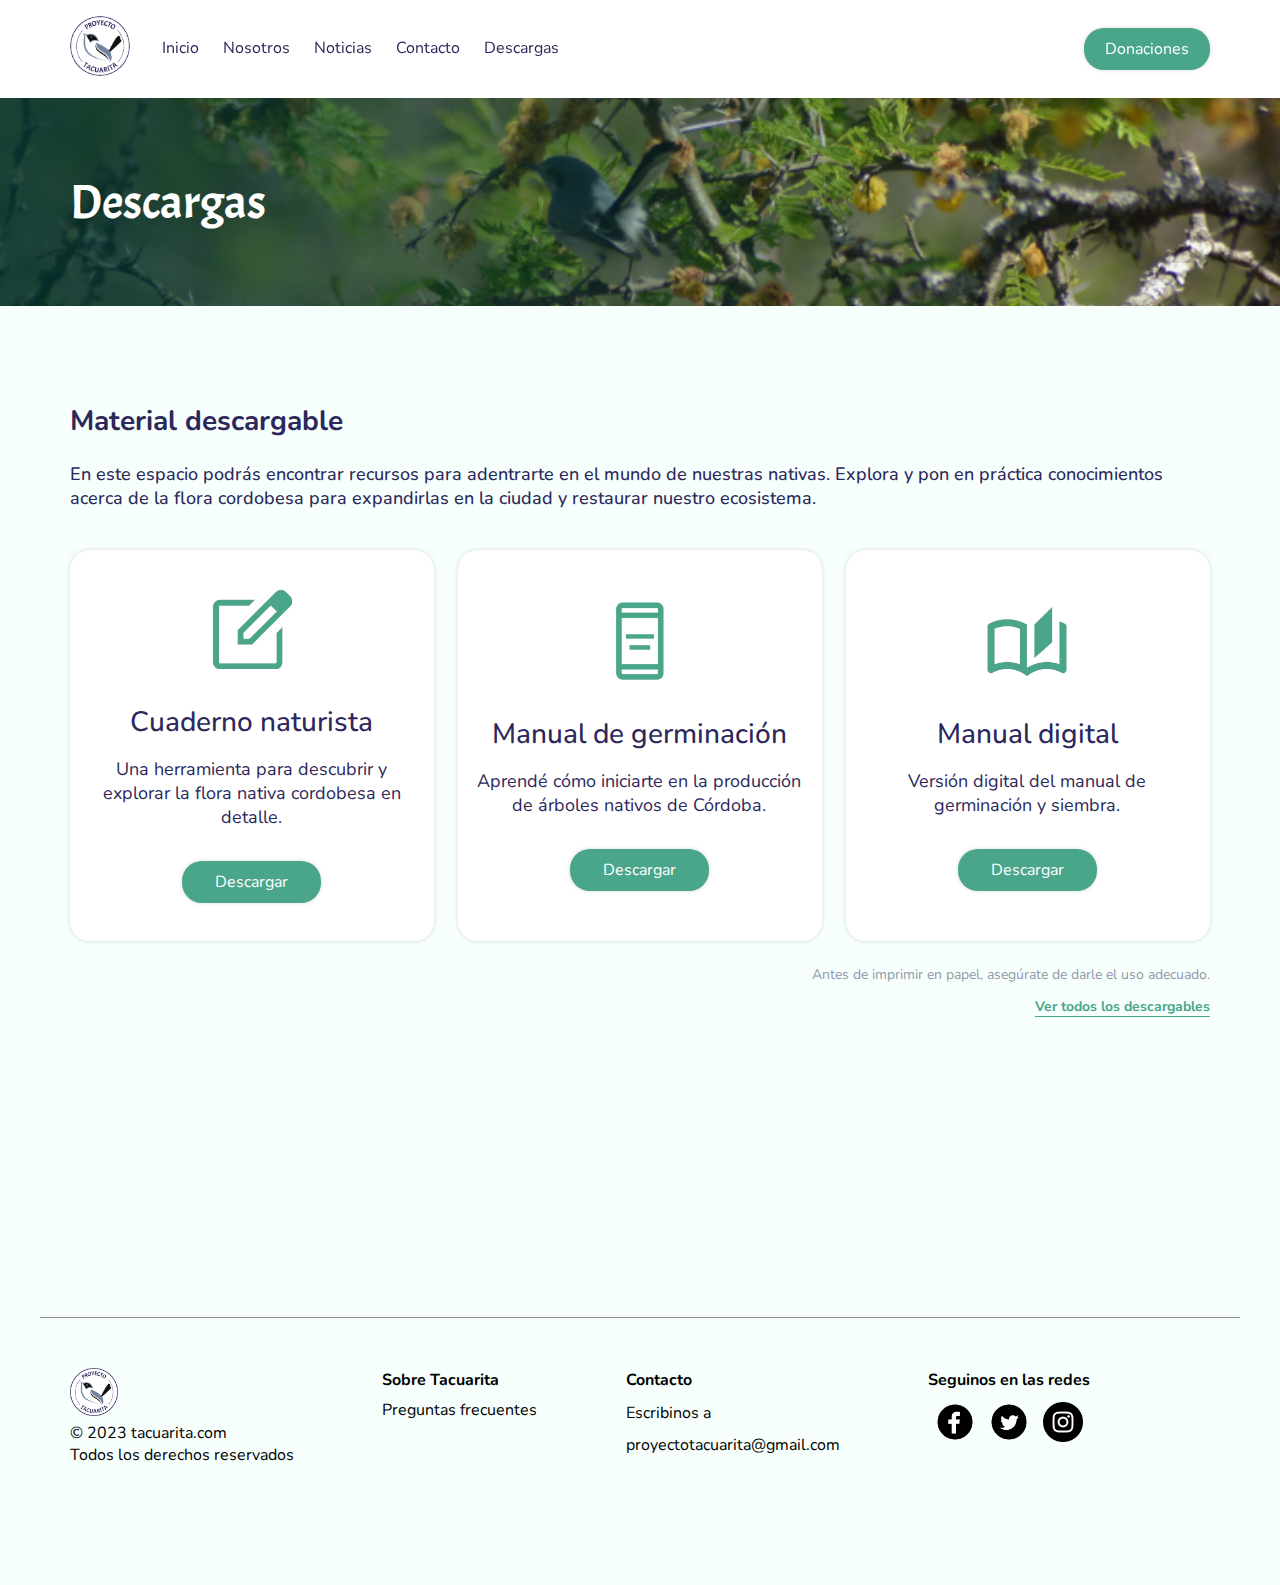
<file: html/descargas.html>
<!DOCTYPE html>
<html lang="es">

<head>
    <meta charset="UTF-8">
    <meta name="viewport" content="width=device-width, initial-scale=1.0">
    <title>Descargas | Proyecto Tacuarita</title>
    <link rel="shortcut icon" href="../recursos/imagenes/Logo.png">
    <link rel="stylesheet" href="../css/general.css">
    <link rel="stylesheet" href="../css/descargas.css">
</head>

<body>
    <header>
        <nav>
            <div class="containerMobileButtom">
                <a href="../index.html"><img src="../recursos/imagenes/Logo.png" alt="" class="logo"></a>
                
                <img id="btn-abrir-hamburguesa" src="../recursos/iconos/menu.png" alt="" class="menu">
                <div id="menu-hamburguesa" class="contenedorUlMobile ">
                    <div class="posicionBtnCerrar">
                        <svg id="btn-cerrar-hamburguesa" width="24" height="24" viewBox="0 0 24 24" fill="none"
                            xmlns="http://www.w3.org/2000/svg">
                            <path
                                d="M23.6406 2.70312L14.3438 12L23.6406 21.2969L21.2969 23.6406L12 14.3438L2.70312 23.6406L0.359375 21.2969L9.65625 12L0.359375 2.70312L2.70312 0.359375L12 9.65625L21.2969 0.359375L23.6406 2.70312Z"
                                fill="white" />
                        </svg>
                        
                    </div>
                    <ul class="nav-list">
                        <li><a href="../index.html">Inicio</a></li>
                        <li><a href="./nosotros.html">Nosotros</a></li>
                        <li><a href="./noticias.html">Noticias</a></li>
                        
                        <li><a href="/html/contacto.html">Contacto</a></li>
                        <li><a href="./descargas.html">Descargas</a></li>
                        <li><a href="./donaciones.html">Donaciones</a></li>
                    </ul>
                    <div class="redesNavBar">
                        <a target="_blank" href="https://www.facebook.com/profile.php?id=100087150974162"><img
                                src="../recursos/iconos/facebook.png" alt=""></a>
                        <a target="_blank" href="https://twitter.com/PTacuarita"><img
                                src="../recursos/iconos/twitter.png" alt=""></a>
                        <a target="_blank" href="https://www.instagram.com/proyecto.tacuarita/"><img
                                src="../recursos/iconos/instagram.png" alt=""></a>
                    </div>
                </div>
            </div>
            <div id="mobile" class="container">
                <div class="items">
                    <a href="../index.html"><img src="../recursos/imagenes/Logo.png" alt="" class="logo"></a>
                    <ul>
                        <li><a href="../index.html">Inicio</a></li>
                        <li><a href="./nosotros.html">Nosotros</a></li>
                        <li><a href="./noticias.html">Noticias</a></li>
                        <li><a href="./contacto.html">Contacto</a></li>
                        <li><a href="./descargas.html">Descargas</a></li>
                    </ul>
                </div>
                <a href="./donaciones.html"><button class="boton">Donaciones</button></a>
            </div>
        </nav>
    </header>
    <section class="presentacion">
        <img src="../recursos/imagenes/DSC_0056.JPG" alt="" class="presentacionImg">
        <div class="presentacionContenedor">
            <div class="container">
                <h1 class="presentacionTitulo">Descargas</h1>
            </div>
        </div>
    </section>
    <section id="descargas">
        <div class="container">
            <div class="descargas">
                <div class="descargasInfo">
                    <h2>Material descargable</h2>
                    <p>En este espacio podrás encontrar recursos para adentrarte en el mundo de nuestras nativas. Explora y pon en práctica conocimientos acerca de la flora cordobesa para expandirlas en la ciudad y restaurar nuestro ecosistema.</p>
                </div>
                <div class="descargasBloques">
                    <div class="descargasBloque">
                        <img src="../recursos/iconos/edit_square.png" alt="">
                        <h3>Cuaderno naturista</h3>
                        <p>Una herramienta para descubrir y explorar la flora nativa cordobesa en detalle.</p>
                        <button class="boton" id="descargarCuaderno">Descargar</button>
                    </div>
                    <div class="descargasBloque">
                        <img src="../recursos/iconos/aod.jpeg" alt="">
                        <h3>Manual de germinación</h3>
                        <p>Aprendé cómo iniciarte en la producción de árboles nativos de Córdoba.</p>
                        <button class="boton" id="descargarManualGerminacion">Descargar</button>
                    </div>
                    <div class="descargasBloque">
                        <img src="../recursos/iconos/auto_stories.png" alt="">
                        <h3>Manual digital</h3>
                        <p>Versión digital del manual de germinación y siembra.</p>
                        <button class="boton" id="descargarManualDigital">Descargar</button>
                    </div>
                </div>
                <div class="descargasSubInfo">
                    <p>Antes de imprimir en papel, asegúrate de darle el uso adecuado.</p>
                    <a target="_blank" id="descargarTodos">Ver todos los descargables</a>
                </div>
            </div>
        </div>
    </section>
    <div class="lineaSeparadora container"></div>
    <footer class="container">
        <div class="logoFooter">
            <img src="../recursos/imagenes/Logo.png" alt="">
            <p>© 2023 tacuarita.com
            </p>
            <p>Todos los derechos reservados</p>
        </div>
        <div class="pregFrecuentes">
            <h3>Sobre Tacuarita</h3>
            <a href="../html/preguntas-frecuentes.html">Preguntas frecuentes</a>
        </div>
        <div class="contactoFooter">
            <h3>Contacto</h3>
            <p>Escribinos a </p>
            <p>proyectotacuarita@gmail.com</p>
        </div>
        <div class="redesFooter">
            <h3>Seguinos en las redes</h3>
            <div class="boxIconosRedes">
                <a href="https://www.facebook.com/profile.php?id=100087150974162" class="face" target="_blank"><img
                        class="face" src="../recursos/iconos/facebook.png" alt=""></a>
                <a href="https://twitter.com/PTacuarita" target="_blank" class="twit"><img class="twit"
                        src="../recursos/iconos/twitter.png" alt=""></a>
                <a href="https://www.instagram.com/proyecto.tacuarita/" target="_blank" class="insta"><img
                        src="../recursos/iconos/instagram.png" alt=""></a>
            </div>
        </div>
    </footer>
    <div class="pieFooter">
        <p>Diseñado  por team Coderhouse Top 10</p>
    </div>
    <dialog id="salirWeb">
        <div class="contenedorDialog">
            <h2>Estás saliendo del sitio<br>¿Querés continuar?</h2>
            <div class="salirWebBotones">
                <a href="https://drive.google.com/file/d/1eSLAARc1jHU7qTrOdO1fbMmPs-w46yov/view"
                    target="_blank" class="boton">Si</a>
                <button class="boton botonCancelar" id="salirWebNo">No</button>
            </div>
        </div>
    </dialog>
    <dialog id="salirWeb2">
        <div class="contenedorDialog">
            <h2>Estás saliendo del sitio<br>¿Querés continuar?</h2>
            <div class="salirWebBotones">
                <a href="https://drive.google.com/drive/folders/1qO7BK0dPnOoZQTxkRtD9JFQpLzezO4h0"
                    target="_blank" class="boton">Si</a>
                <button class="boton botonCancelar" id="salirWebNo2">No</button>
            </div>
        </div>
    </dialog>
    <dialog id="salirWeb3">
        <div class="contenedorDialog">
            <h2>Estás saliendo del sitio<br>¿Querés continuar?</h2>
            <div class="salirWebBotones">
                <a href="https://drive.google.com/drive/folders/1xdAUgIbHTX4CGiNeM78r8HYHplaS7gMP"
                    target="_blank" class="boton">Si</a>
                <button class="boton botonCancelar" id="salirWebNo3">No</button>
            </div>
        </div>
    </dialog>
    <dialog id="salirWeb4">
        <div class="contenedorDialog">
            <h2>Estás saliendo del sitio<br>¿Querés continuar?</h2>
            <div class="salirWebBotones">
                <a href="https://drive.google.com/drive/folders/1mZK_moHt-IR1pT3nC24cU_gST79_--gw"
                    target="_blank" class="boton">Si</a>
                <button class="boton botonCancelar" id="salirWebNo4">No</button>
            </div>
        </div>
    </dialog>
    <script src="../js/dialog.js"></script>
    <script src="../js/navbarMobile.js"></script>
</body>

</html>
</file>
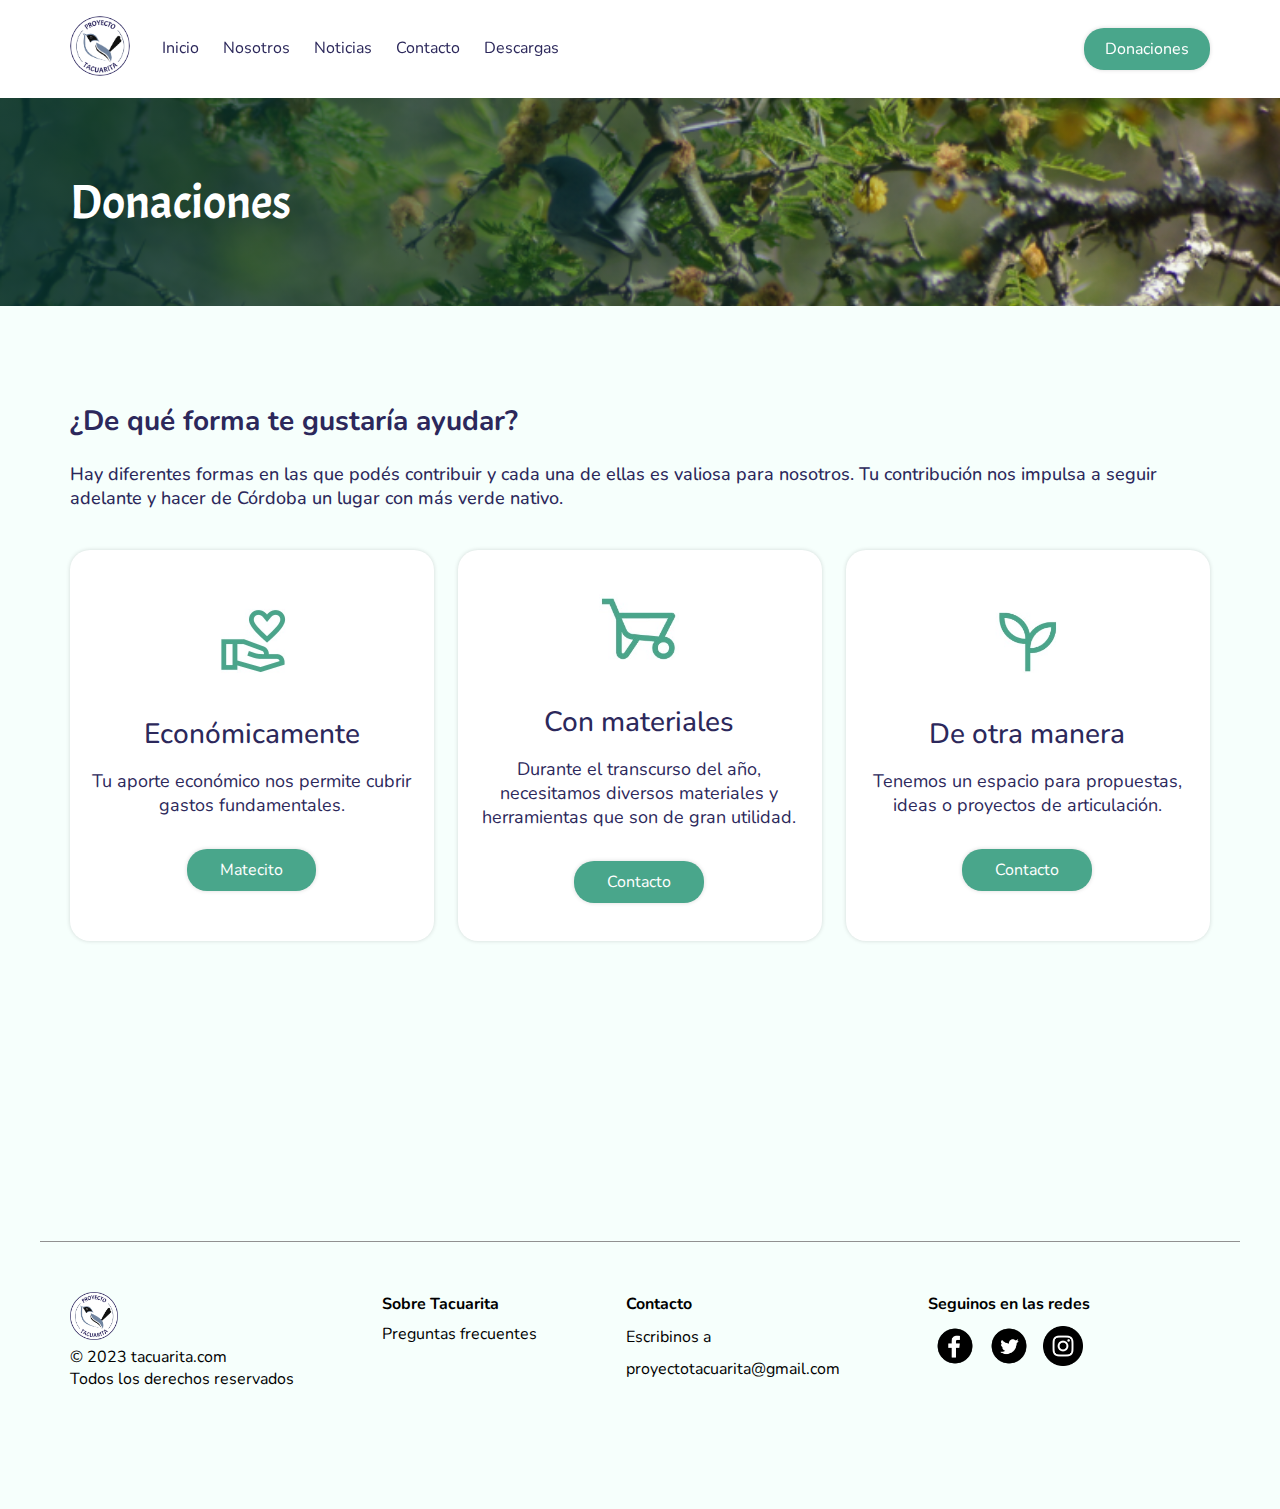
<file: html/donaciones.html>
<!DOCTYPE html>
<html lang="es">
<head>
    <meta charset="UTF-8">
    <meta name="viewport" content="width=device-width, initial-scale=1.0">
    <title>Donaciones | Proyecto Tacuarita</title>
    <link rel="shortcut icon" href="/recursos/imagenes/Logo.png">
    <link rel="stylesheet" href="../css/general.css">
    <link rel="stylesheet" href="../css/descargas.css">
</head>
<body>
    <header>
        <nav>
            <div class="containerMobileButtom">
                <a href="../index.html"><img src="../recursos/imagenes/Logo.png" alt="" class="logo"></a>
                
                <img id="btn-abrir-hamburguesa" src="../recursos/iconos/menu.png" alt="" class="menu">
                <div id="menu-hamburguesa" class="contenedorUlMobile ">
                    <div class="posicionBtnCerrar">
                        <svg id="btn-cerrar-hamburguesa" width="24" height="24" viewBox="0 0 24 24" fill="none"
                            xmlns="http://www.w3.org/2000/svg">
                            <path
                                d="M23.6406 2.70312L14.3438 12L23.6406 21.2969L21.2969 23.6406L12 14.3438L2.70312 23.6406L0.359375 21.2969L9.65625 12L0.359375 2.70312L2.70312 0.359375L12 9.65625L21.2969 0.359375L23.6406 2.70312Z"
                                fill="white" />
                        </svg>
                        
                    </div>
                    <ul class="nav-list">
                        <li><a href="../index.html">Inicio</a></li>
                        <li><a href="./nosotros.html">Nosotros</a></li>
                        <li><a href="./noticias.html">Noticias</a></li>
                        
                        <li><a href="/html/contacto.html">Contacto</a></li>
                        <li><a href="./descargas.html">Descargas</a></li>
                        <li><a href="./donaciones.html">Donaciones</a></li>
                    </ul>
                    <div class="redesNavBar">
                        <a target="_blank" href="https://www.facebook.com/profile.php?id=100087150974162"><img
                                src="../recursos/iconos/facebook.png" alt=""></a>
                        <a target="_blank" href="https://twitter.com/PTacuarita"><img
                                src="../recursos/iconos/twitter.png" alt=""></a>
                        <a target="_blank" href="https://www.instagram.com/proyecto.tacuarita/"><img
                                src="../recursos/iconos/instagram.png" alt=""></a>
                    </div>
                </div>
            </div>
            <div id="mobile" class="container">
                <div class="items">
                    <a href="../index.html"><img src="../recursos/imagenes/Logo.png" alt="" class="logo"></a>
                    <ul>
                        <li><a href="../index.html">Inicio</a></li>
                        <li><a href="./nosotros.html">Nosotros</a></li>
                        <li><a href="./noticias.html">Noticias</a></li>
                        <li><a href="./contacto.html">Contacto</a></li>
                        <li><a href="./descargas.html">Descargas</a></li>
                    </ul>
                </div>
                <button class="boton">Donaciones</button>
            </div>
        </nav>
    </header>
    <section class="presentacion">
        <img src="../recursos/imagenes/DSC_0056.JPG" alt="" class="presentacionImg">
        <div class="presentacionContenedor">
            <div class="container">
                <h1 class="presentacionTitulo">Donaciones</h1>
            </div>
        </div>
    </section>
    <section id="descargas">
        <div class="container">
            <div class="descargas">
                <div class="descargasInfo">
                    <h2>¿De qué forma te gustaría ayudar?</h2>
                    <p>Hay diferentes formas en las que podés contribuir y cada una de ellas es valiosa para nosotros. Tu contribución nos impulsa a seguir adelante y hacer de Córdoba un lugar con más verde nativo.</p>
                </div>
                <div class="descargasBloques">
                    <div class="descargasBloque">
                        <img src="../recursos/iconos/volunteer_activism.jpeg" alt="">
                        <h3>Económicamente</h3>
                        <p>Tu aporte económico nos permite cubrir gastos fundamentales.</p>
                        <a href="https://www.matecito.co/ProyectoTacuarita" target="_blank"><button class="boton">Matecito</button></a>
                    </div>
                    <div class="descargasBloque">
                        <img src="../recursos/iconos/garden_cart.jpeg" alt="">
                        <h3>Con materiales</h3>
                        <p>Durante el transcurso del año, necesitamos diversos materiales y herramientas que son de gran utilidad.</p>
                        <a href="../html/contacto.html"><button class="boton">Contacto</button></a>
                    </div>
                    <div class="descargasBloque">
                        <img src="../recursos/iconos/psychiatry.jpeg" alt="">
                        <h3>De otra manera</h3>
                        <p>Tenemos un espacio para propuestas, ideas o proyectos de articulación.</p>
                        <a href="../html/contacto.html"><button class="boton">Contacto</button></a>
                    </div>
                </div>
            </div>
        </div>
    </section>
    <div class="lineaSeparadora container"></div>
    <footer class="container">
        <div class="logoFooter">
            <img src="../recursos/imagenes/Logo.png" alt="">
            <p>© 2023 tacuarita.com
            </p>
            <p>Todos los derechos reservados</p>
        </div>
        <div class="pregFrecuentes">
            <h3>Sobre Tacuarita</h3>
            <a href="../html/preguntas-frecuentes.html">Preguntas frecuentes</a>
        </div>
        <div class="contactoFooter">
            <h3>Contacto</h3>
            <p>Escribinos a </p>
            <p>proyectotacuarita@gmail.com</p>
        </div>
        <div class="redesFooter">
            <h3>Seguinos en las redes</h3>
            <div class="boxIconosRedes">
                <a href="https://www.facebook.com/profile.php?id=100087150974162" class="face" target="_blank"><img
                        class="face" src="../recursos/iconos/facebook.png" alt=""></a>
                <a href="https://twitter.com/PTacuarita" target="_blank" class="twit"><img class="twit"
                        src="../recursos/iconos/twitter.png" alt=""></a>
                <a href="https://www.instagram.com/proyecto.tacuarita/" target="_blank" class="insta"><img
                        src="../recursos/iconos/instagram.png" alt=""></a>
            </div>
        </div>
    </footer>
    <div class="pieFooter">
        <p>Diseñado  por team Coderhouse Top 10</p>
    </div>
    <script src="../js/navbarMobile.js"></script>
</body>
</html>
</file>
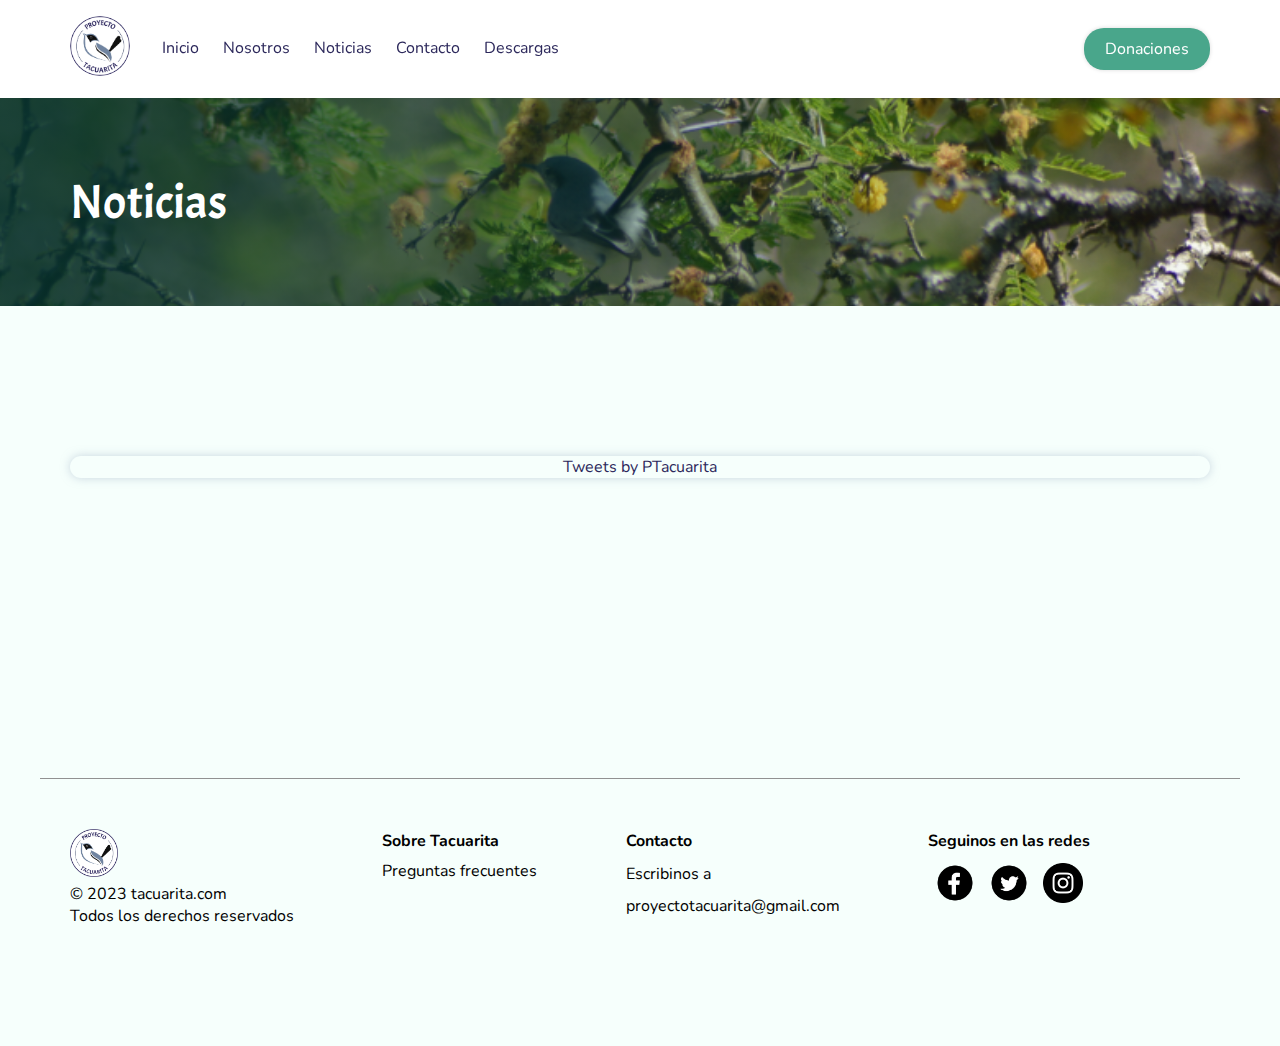
<file: html/noticias.html>
<!DOCTYPE html>
<html lang="en">

<head>
    <meta charset="UTF-8">
    <meta http-equiv="X-UA-Compatible" content="IE=edge">
    <meta name="viewport" content="width=device-width, initial-scale=1.0">
    <title>Noticias | Proyecto Tacuarita</title>
    <link rel="shortcut icon" href="/recursos/imagenes/Logo.png">
    <link rel="stylesheet" href="../css/general.css">
    <link rel="stylesheet" href="../css/noticias.css">
</head>

<body>
    <header>
        <nav>
            <!-- NAVBARMOBILE -->
            <div class="containerMobileButtom">
                <a href="../index.html"><img src="../recursos/imagenes/Logo.png" alt="" class="logo"></a>
                <!-- <button >abrir</button> -->
                <img id="btn-abrir-hamburguesa" src="../recursos/iconos/menu.png" alt="" class="menu">
                <div id="menu-hamburguesa" class="contenedorUlMobile ">
                    <div class="posicionBtnCerrar">
                        <svg id="btn-cerrar-hamburguesa" width="24" height="24" viewBox="0 0 24 24" fill="none"
                            xmlns="http://www.w3.org/2000/svg">
                            <path
                                d="M23.6406 2.70312L14.3438 12L23.6406 21.2969L21.2969 23.6406L12 14.3438L2.70312 23.6406L0.359375 21.2969L9.65625 12L0.359375 2.70312L2.70312 0.359375L12 9.65625L21.2969 0.359375L23.6406 2.70312Z"
                                fill="white" />
                        </svg>
                        <!-- <button id="btn-cerrar-hamburguesa">cerrar</button> -->
                    </div>
                    <ul class="nav-list">
                        <li><a href="../index.html">Inicio</a></li>
                        <li><a href="./nosotros.html">Nosotros</a></li>
                        <li><a href="./noticias.html">Noticias</a></li>
                        
                        <li><a href="./contacto.html">Contacto</a></li>
                        <li><a href="./descargas.html">Descargas</a></li>
                        <li><a href="./donaciones.html">Donaciones</a></li>
                    </ul>
                    <div class="redesNavBar">
                        <a target="_blank" href="https://www.facebook.com/profile.php?id=100087150974162"><img
                                src="../recursos/iconos/facebook.png" alt=""></a>
                        <a target="_blank" href="https://twitter.com/PTacuarita"><img
                                src="../recursos/iconos/twitter.png" alt=""></a>
                        <a target="_blank" href="https://www.instagram.com/proyecto.tacuarita/"><img
                                src="../recursos/iconos/instagram.png" alt=""></a>
                    </div>
                </div>
            </div>
            <!-- NAVBARDESKTOP -->
            <div id="mobile" class="container">
                <div class="items">
                    <a href="../index.html"><img src="../recursos/imagenes/Logo.png" alt="" class="logo"></a>
                    <ul>
                        <li><a href="../index.html">Inicio</a></li>
                        <li><a href="./noticias.html">Nosotros</a></li>
                        <li><a href="./noticias.html">Noticias</a></li>
                        <li><a href="/html/contacto.html">Contacto</a></li>
                        <li><a href="./descargas.html">Descargas</a></li>
                    </ul>
                </div>
                <a href="./donaciones.html"><button class="boton">Donaciones</button></a>
            </div>
        </nav>
    </header>
    <section class="presentacion">
        <img src="../recursos/imagenes//DSC_0056.JPG" alt="" class="presentacionImg">
        <div class="presentacionContenedor">
            <div class="container">
                <nav></nav>
                <h1 class="presentacionTitulo">Noticias</h1>
            </div>
        </div>
    </section>
    <div class="container twitterContenedor">
        <a class="twitter-timeline" data-width="1200" data-height="700"
            href="https://twitter.com/PTacuarita?ref_src=twsrc%5Etfw">Tweets by PTacuarita</a>
        <script async src="https://platform.twitter.com/widgets.js" charset="utf-8"></script>
    </div>
    <div class="lineaSeparadora container"></div>
    <footer class="container">
        <div class="logoFooter">
            <img src="../recursos/imagenes/Logo.png" alt="">
            <p>© 2023 tacuarita.com
            </p>
            <p>Todos los derechos reservados</p>
        </div>
        <div class="pregFrecuentes">
            <h3>Sobre Tacuarita</h3>
            <a href="../html/preguntas-frecuentes.html">Preguntas frecuentes</a>
        </div>
        <div class="contactoFooter">
            <h3>Contacto</h3>
            <p>Escribinos a </p>
            <p>proyectotacuarita@gmail.com</p>
        </div>
        <div class="redesFooter">
            <h3>Seguinos en las redes</h3>
            <div class="boxIconosRedes">
                <a href="https://www.facebook.com/profile.php?id=100087150974162" class="face" target="_blank"><img
                        class="face" src="../recursos/iconos/facebook.png" alt=""></a>
                <a href="https://twitter.com/PTacuarita" target="_blank" class="twit"><img class="twit"
                        src="../recursos/iconos/twitter.png" alt=""></a>
                <a href="https://www.instagram.com/proyecto.tacuarita/" target="_blank" class="insta"><img
                        src="../recursos/iconos/instagram.png" alt=""></a>
            </div>
        </div>
    </footer>
    <div class="pieFooter">
        <p>Diseñado  por team Coderhouse Top 10</p>
    </div>
    <script src="../js/navbarMobile.js"></script>
</body>

</html>
</file>
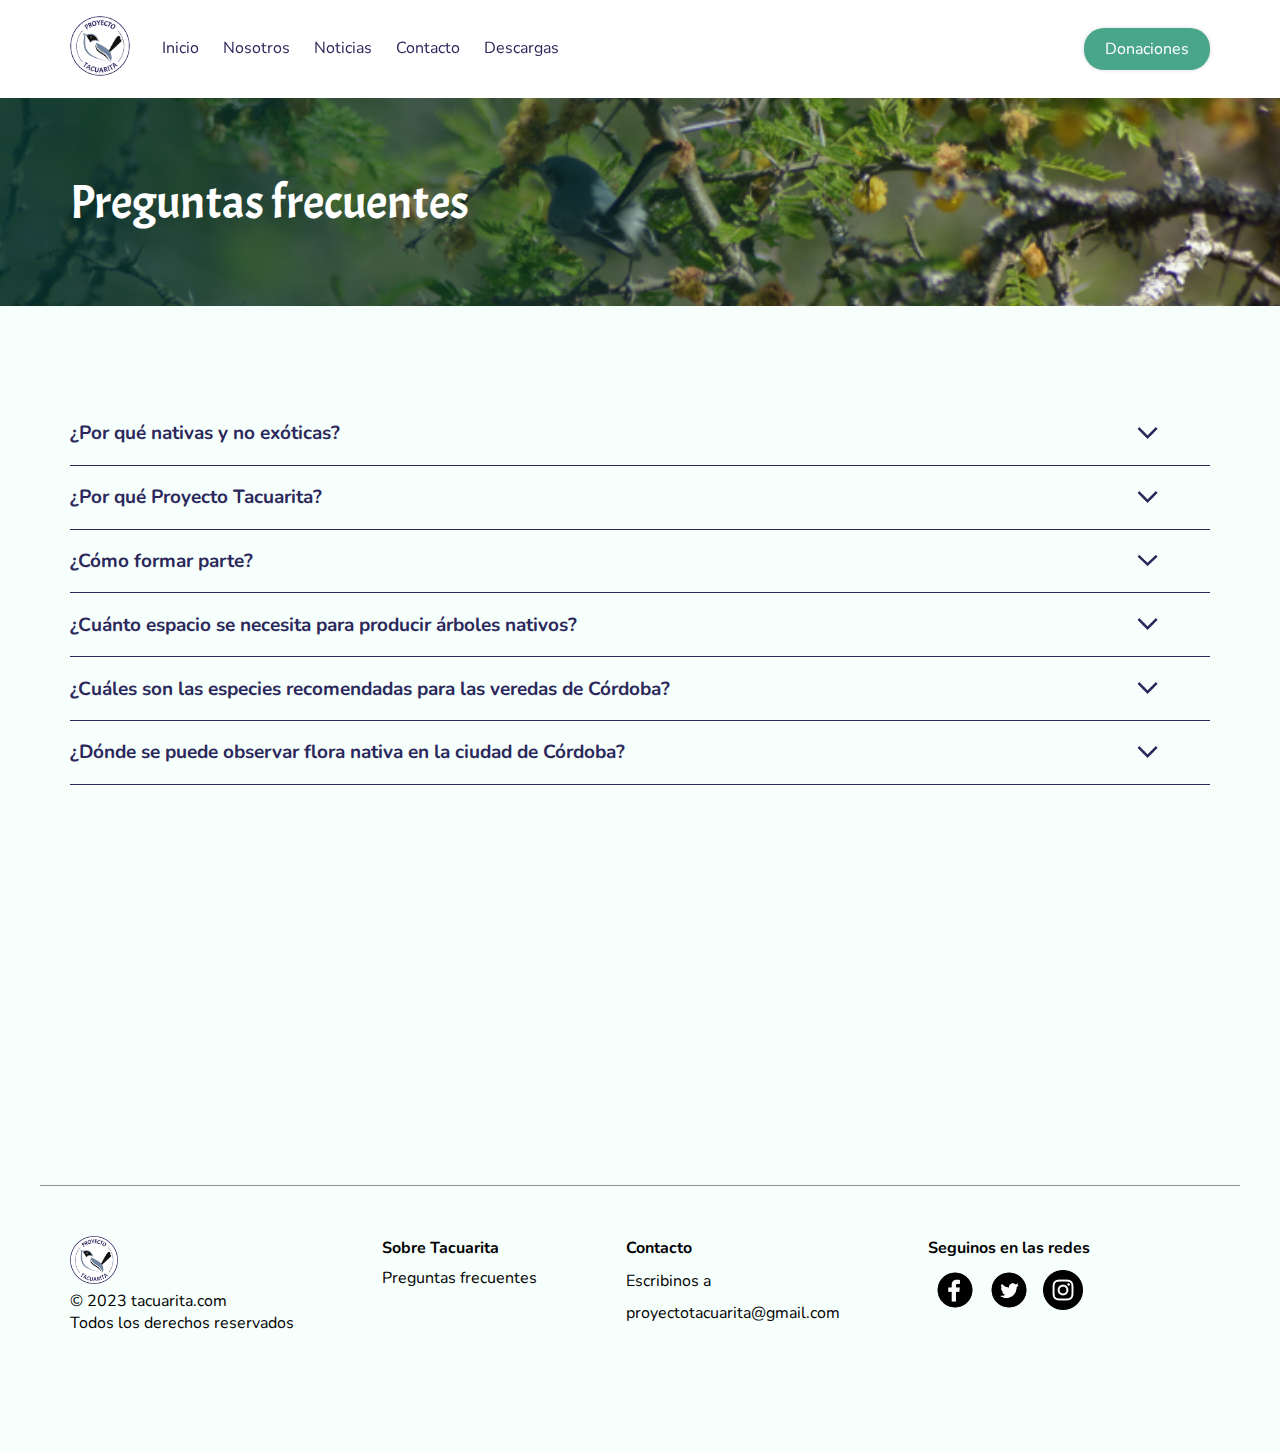
<file: html/preguntas-frecuentes.html>
<!DOCTYPE html>
<html lang="es">

<head>
    <meta charset="UTF-8">
    <meta name="viewport" content="width=device-width, initial-scale=1.0">
    <title>Preguntas frecuentes | Proyecto Tacuarita</title>
    <link rel="shortcut icon" href="/recursos/imagenes/Logo.png">
    <link rel="stylesheet" href="../css/general.css">
    <link rel="stylesheet" href="../css/preguntas-frecuentes.css">
</head>

<body>
    <header>
        <nav>
            <div class="containerMobileButtom">
                <a href="../index.html"><img src="../recursos/imagenes/Logo.png" alt="" class="logo"></a>
                
                <img id="btn-abrir-hamburguesa" src="../recursos/iconos/menu.png" alt="" class="menu">
                <div id="menu-hamburguesa" class="contenedorUlMobile ">
                    <div class="posicionBtnCerrar">
                        <svg id="btn-cerrar-hamburguesa" width="24" height="24" viewBox="0 0 24 24" fill="none"
                            xmlns="http://www.w3.org/2000/svg">
                            <path
                                d="M23.6406 2.70312L14.3438 12L23.6406 21.2969L21.2969 23.6406L12 14.3438L2.70312 23.6406L0.359375 21.2969L9.65625 12L0.359375 2.70312L2.70312 0.359375L12 9.65625L21.2969 0.359375L23.6406 2.70312Z"
                                fill="white" />
                        </svg>
                        
                    </div>
                    <ul class="nav-list">
                        <li><a href="../index.html">Inicio</a></li>
                        <li><a href="./nosotros.html">Nosotros</a></li>
                        <li><a href="./noticias.html">Noticias</a></li>
                        <li><a href="./contacto.html">Contacto</a></li>
                        <li><a href="./descargas.html">Descargas</a></li>
                        <li><a href="./donaciones.html">Donaciones</a></li>
                    </ul>
                    <div class="redesNavBar">
                        <a target="_blank" href="https://www.facebook.com/profile.php?id=100087150974162"><img
                                src="../recursos/iconos/facebook.png" alt=""></a>
                        <a target="_blank" href="https://twitter.com/PTacuarita"><img
                                src="../recursos/iconos/twitter.png" alt=""></a>
                        <a target="_blank" href="https://www.instagram.com/proyecto.tacuarita/"><img
                                src="../recursos/iconos/instagram.png" alt=""></a>
                    </div>
                </div>
            </div>
            <div id="mobile" class="container">
                <div class="items">
                    <a href="../index.html"><img src="../recursos/imagenes/Logo.png" alt="" class="logo"></a>
                    <ul>
                        <li><a href="../index.html">Inicio</a></li>
                        <li><a href="./nosotros.html">Nosotros</a></li>
                        <li><a href="./noticias.html">Noticias</a></li>
                        <li><a href="./contacto.html">Contacto</a></li>
                        <li><a href="./descargas.html">Descargas</a></li>
                    </ul>
                </div>
                <a href="./donaciones.html"><button class="boton">Donaciones</button></a>
            </div>
        </nav>
    </header>
    <section class="presentacion">
        <img src="../recursos/imagenes/DSC_0056.JPG" alt="" class="presentacionImg">
        <div class="presentacionContenedor">
            <div class="container">
                <h1 class="presentacionTitulo">Preguntas frecuentes</h1>
            </div>
        </div>
    </section>
    <section id="preguntas">
        <div class="container">
            <div class="preguntas">
                <div class="accordion">
                    <div class="accordion-item">
                        <button id="accordion-button-1" aria-expanded="false"><span class="accordion-title">¿Por qué
                                nativas y no exóticas?</span><img src="/recursos/iconos/down.jpeg" class="icon"
                                aria-hidden="true"/><img src="/recursos/iconos/up.jpeg" class="iconUp"
                                aria-hidden="true"/></button>
                        <div class="accordion-content">
                            <p>Las especies nativas están presentes naturalmente en una ecorregión correspondiente y
                                coevolucionaron con la fauna sin necesidad de intervención humana. Brindan numerosos
                                beneficios al ecosistema del cual forman parte, como la fijación del suelo evitando su
                                erosión, la regulación del caudal de los ríos y el alimento, hábitat y/o refugio para la
                                fauna. Contribuyen a un ambiente sano con gran biodiversidad donde los humanos también
                                recibimos beneficios como especie.

                                <br><br>Por otro lado, las especies exóticas son aquellas que pertenecen a otra
                                ecorregión y han sido introducidas en un ambiente diferente, logrando adaptarse y
                                evolucionar. Sin embargo, representan una amenaza para las especies nativas al competir
                                por recursos naturales, lo que desfavorece su crecimiento. Además, crean un ecosistema
                                diferente y generan un desequilibrio en la biodiversidad del mismo, impactando
                                negativamente en el bienestar ambiental.
                            </p>
                        </div>
                    </div>
                    <div class="accordion-item">
                        <button id="accordion-button-2" aria-expanded="false"><span class="accordion-title">¿Por qué
                                Proyecto Tacuarita?</span><img src="/recursos/iconos/down.jpeg" class="icon"
                                aria-hidden="true"/><img src="/recursos/iconos/up.jpeg" class="iconUp"
                                aria-hidden="true"/></button>
                        <div class="accordion-content">
                            <p>La especie de ave Tacuarita Azul (Polioptila dumicola) es muy frecuente en nuestra Pampa
                                y espinal. Habita en áreas de monte cerrado, donde el ecosistema se caracteriza por la
                                presencia de una densa vegetación arbórea o arbustiva y se encuentra una gran
                                biodiversidad con numerosos beneficios para el ambiente. Lograr avistar esta especie en
                                zonas urbanas sería el indicador de un proceso de restauración encaminado con una
                                cantidad de flora nativa suficiente para dar alimento y hábitat a estas especies de
                                fauna que habitan entre nosotros.</p>
                        </div>
                    </div>
                    <div class="accordion-item">
                        <button id="accordion-button-3" aria-expanded="false"><span class="accordion-title">¿Cómo formar
                                parte?</span><img src="/recursos/iconos/down.jpeg" class="icon"
                                aria-hidden="true"/><img src="/recursos/iconos/up.jpeg" class="iconUp"
                                aria-hidden="true"/></button>
                        <div class="accordion-content">
                            <p>Además de las tareas de producción de árboles nativos, realizamos diversas intervenciones
                                desde la educación ambiental, difusión y experiencias de conexión con el ecosistema
                                nativo en las cuales puedes involucrarte. Articular con otras organizaciones y asistir a
                                eventos vinculados a nuestra causa también tienen un lugar en nuestra agenda.
                                <br><br>Todas estas iniciativas requieren una organización, administración y comunicación
                                institucional que funciona como engranaje de las mismas, donde también puedes
                                contribuir.
                                Cualquiera sea el modo en el cual desees integrarte, ¡contactanos! Queremos conocerte y
                                saber más sobre vos.</p>
                        </div>
                    </div>
                    <div class="accordion-item">
                        <button id="accordion-button-4" aria-expanded="false"><span class="accordion-title">¿Cuánto
                                espacio se necesita para producir árboles nativos?</span><img src="/recursos/iconos/down.jpeg" class="icon"
                                aria-hidden="true"/><img src="/recursos/iconos/up.jpeg" class="iconUp"
                                aria-hidden="true"/></button>
                        <div class="accordion-content">
                            <p>Es posible producir alrededor de 120 plantines por metro cuadrado, adaptando esta
                                actividad a cualquier espacio disponible, desde patios y jardines hasta balcones.</p>
                        </div>
                    </div>
                    <div class="accordion-item">
                        <button id="accordion-button-5" aria-expanded="false"><span class="accordion-title">¿Cuáles son las especies recomendadas para las veredas de Córdoba?</span><img src="/recursos/iconos/down.jpeg" class="icon"
                            aria-hidden="true"/><img src="/recursos/iconos/up.jpeg" class="iconUp"
                            aria-hidden="true"/></button>
                        <div class="accordion-content">
                            <p>De acuerdo al tamaño de la vereda y al espacio disponible, se recomiendan las siguientes especies:
                                <ul>
                                    <li>
                                        Veredas chicas (hasta 3,5 m): lagaña de perro, sombra de toro, durazno de campo, manzano de campo y sen de campo.
                                    </li>
                                    <li>Veredas grandes (3,5 m o más): chañar, espinillo caven, espinillo negro, mistol, moradillo y orco quebracho.</li>
                                    <li>
                                        Plazas/Parques/Costanera: algarrobo blanco, algarrobo negro, molle, tala y tusca. 
                                    </li>
                                </ul>
                            </p>

                        </div>
                    </div>
                    <div class="accordion-item">
                        <button id="accordion-button-5" aria-expanded="false"><span class="accordion-title">¿Dónde se puede observar flora nativa en la ciudad de Córdoba?</span><img src="/recursos/iconos/down.jpeg" class="icon"
                            aria-hidden="true"/><img src="/recursos/iconos/up.jpeg" class="iconUp"
                            aria-hidden="true"/></button>
                        <div class="accordion-content">
                            <p>Se puede avistar flora nativa en los siguientes lugares de la ciudad de Córdoba:
                                <ul>
                                    <li>Parque Sarmiento</li>
                                    <li>Ciudad Universitaria (especialmente en el Bosque Nativo "La Gota")</li>
                                    <li>Bajada Pucará</li>
                                    <li>Centro, sobre calle Alvear, entre Colón y Bv San Juan.</li>
                                    <li>Cercanías del nudo vial Hombre Urbano.</li>
                                    <li>Universidad Libre de Ambiente (ULA)</li>
                                    <li>Vías de tren cercanas al Centro Cívico de Córdoba (edificio Panal).</li>
                                    <li>Parque del Kempes.</li>
                                    <li>También se pueden visitar los distintos puntos de espacios verdes marcados a lo largo del Río Suquía como potencial corredor biológico (ver corredor biológico).</li>
                                </ul>
                            </p>

                        </div>
                    </div>
                </div>
            </div>
        </div>
    </section>
    <div class="lineaSeparadora container"></div>
    <footer class="container">
        <div class="logoFooter">
            <img src="../recursos/imagenes/Logo.png" alt="">
            <p>© 2023 tacuarita.com
            </p>
            <p>Todos los derechos reservados</p>
        </div>
        <div class="pregFrecuentes">
            <h3>Sobre Tacuarita</h3>
            <a href="../html/preguntas-frecuentes.html">Preguntas frecuentes</a>
        </div>
        <div class="contactoFooter">
            <h3>Contacto</h3>
            <p>Escribinos a </p>
            <p>proyectotacuarita@gmail.com</p>
        </div>
        <div class="redesFooter">
            <h3>Seguinos en las redes</h3>
            <div class="boxIconosRedes">
                <a href="https://www.facebook.com/profile.php?id=100087150974162" class="face" target="_blank"><img
                        class="face" src="../recursos/iconos/facebook.png" alt=""></a>
                <a href="https://twitter.com/PTacuarita" target="_blank" class="twit"><img class="twit"
                        src="../recursos/iconos/twitter.png" alt=""></a>
                <a href="https://www.instagram.com/proyecto.tacuarita/" target="_blank" class="insta"><img
                        src="../recursos/iconos/instagram.png" alt=""></a>
            </div>
        </div>
    </footer>
    <div class="pieFooter">
        <p>Diseñado  por team Coderhouse Top 10</p>
    </div>
    <script src="../js/navbarMobile.js"></script>
    <script src="/js/accordion.js"></script>
</body>

</html>
</file>
<file: css/general.css>
@import url('https://fonts.googleapis.com/css2?family=Acme&family=Nunito:ital,wght@0,200;0,300;0,400;0,500;0,600;0,700;0,800;0,900;0,1000;1,200;1,300;1,400;1,500;1,600;1,700;1,800;1,900;1,1000&display=swap');

* {
    margin: 0;
    padding: 0;
    box-sizing: border-box; 
}

html{
    scroll-behavior: smooth;
}

:root {
    /* Colores */
    --textoAzul: #2C285B;
    --degradado: #02332E;
    --degradadoCompleto: linear-gradient(93.58deg, rgba(2, 51, 46, 0.79) 2.95%, rgba(0, 0, 0, 0) 97.05%);
    --verdeAgua: #49A68B;
    --fondo: #F6FFFC;
    --colorIndicadorNav: #47CEA7;
    --colorTextoFooter: #2C2C2C;


    /* Fuentes */
    --fontTitulo: 'Acme', sans-serif;
    --fontSecundaria: 'Nunito', sans-serif;


    /* Otros */
    --boxShadow1: 0px 0px 10px rgba(156, 173, 198, 0.5);
    --boxShadow2: 0px 0px 4px rgba(0, 0, 0, 0.15);
    --borderRadius: 20px;
}

/* ----- General ----- */

body {
    background-color: var(--fondo);
    font-family: var(--fontSecundaria);
}

h1 {
    font-family: var(--fontTitulo);
    color: white;
    font-style: normal;
    font-weight: 400;
    font-size: 28px;
    line-height: 35px;
}

a {
    text-decoration: none;
    color: var(--textoAzul);
}

.container {
    width: 89%;
    max-width: 1200px;
    margin: auto;
}

/* ----- Header ----- */

header {
    position: absolute;
    z-index: 5;
    width: 100%;
}

nav {
    display: flex;
    flex-direction: row;
    justify-content: space-between;
    align-items: center;
    width: 100%;
}

nav .container {
    display: flex;
    flex-direction: row;
    justify-content: space-between;
    align-items: center;
    margin-top: 30px;
}

nav .logo {
    width: 48px;
    height: 48px;
    border-radius: 100%;
}

nav .menu {
    width: 30px;
    height: 20px;
    cursor: pointer;
}

#mobile {
    display: none;
}


/* Menu hamburguesa */

.containerMobileButtom{
    position: var(--posicion,static);
    top: 0;
    padding:var(--paddingY,0 5%);
    width: 100%;
    max-width: 1200px;
    margin: auto;
    display: flex;
    align-items: center;
    justify-content: space-between;
    margin-top:var(--margenSuperior,30px);
    background: none;
    
}

.movible{
    --posicion: fixed;
    --margenSuperior:0; 
    --paddingY:5% 5%; 
    background: rgb(52,52,56);
    background: linear-gradient(180deg, rgba(52,52,56,1) 0%, rgba(52,52,56,0) 100%);
}

.contenedorUlMobile{
position: fixed;
top: 0;
right: 0;
width: 251px;
min-height: 100vh;
background: linear-gradient(183.42deg, #2A5E58 2.48%, #1C403C 100%);

padding: 1rem;
box-shadow: 0 0 0 100vmax rgba(0, 0, 0, 0.5);
display: flex;
flex-direction: column;
align-items: start;
gap: 1rem;
opacity: 0;
visibility: hidden;
}

.posicionBtnCerrar{
    margin-top: 27px;
    width: 100%;
    display: flex;
    justify-content: end;
    padding-right: 10px;
}

.contenedorUlMobile.visible{
    opacity: 1;
    visibility: visible;
    transition: all 0.5s ease;
}    

.nav-list{
    display: flex;
    list-style-type: none;
    gap: 1rem;
    flex-direction: column;
    align-items: start;
    margin-top:50px;
    padding-left: 10px;
}

.nav-list li a{
    text-decoration: none;
    color: white;
    font-family: var(--fontSecundaria);
    font-size: 22px;
    cursor: pointer;
    line-height: 30px;
}

.redesNavBar{
   position: absolute;
    bottom: 30px;
    padding-left: 10px;
    display: flex;
    align-items: center;
    justify-content: center;
    gap: 5px;
}


.redesNavBar img{
    width: 20px;
}

/* footer */
footer {
    margin-top: 50px;
    padding: 30px 0;
    display: flex;
    flex-direction: column;
    align-items: center;
    justify-content: center;
    gap: 25px;
}
footer a{
    font-family: var(--fontSecundaria);
    font-size: 13px;
    line-height: 17.73px;
    text-decoration: underline;
    color: black;
}
footer img{
   width: 67px;
}
/* footer a img{
    width: 20px;
} */
.redesFooter{
    display: flex;
    gap: 7px;
    align-items: center;
    justify-content: center;
}
.face img{
    width: 25px;
}
.twit img{
    width: 25px;
}
.insta img {
    width: 25px;
}
.pieFooter{
    display: flex;
    align-items: center;
    justify-content: center;
    background-color: black;
    height: 39px;
    color: white;
    font-family: var(--fontSecundaria);
    text-align: center;
    font-size: 10px;
}
.logoFooter p{
    display: none;
}
.pregFrecuentes h3{
   display: none;
}
.contactoFooter{
    display: none;
}
.redesFooter h3{
    display: none;
}
.lineaSeparadora{
    display: none;
}
/* ----- Responsive ----- */

@media screen and (min-width: 720px) {
    h1 {
        font-size: 40px;
    }
}

@media screen and (min-width: 890px) {
    
    .containerMobileButtom{
        display: none;
    }

    header {
        position: sticky;
        top: 0;
    }

    #mobile {
        display: flex;
        flex-direction: row;
        justify-content: space-between;
        align-items: center;
    }

    nav {
        background-color: rgba(255, 255, 255, 0.95);
    }

    nav .logo {
        width: 60px;
        height: 60px;
        border-radius: 100%;
    }

    .items, .items ul {
        display: flex;
        flex-direction: row;
        justify-content: center;
        align-items: center;
        gap: 32px;
    }

    .items ul {
        list-style: none;
        gap: 24px;
    }

    .items a {
        font-size: 16px;
    }

    #mobile .boton {
        font-family: 'Nunito';
        font-weight: 400;
        font-size: 16px;
        width: fit-content;
        background: var(--verdeAgua);
        box-shadow: var(--boxShadow2);
        border-radius: var(--borderRadius);
        border: none;
        padding: 10px 21px;
        color: white;
        text-align: center;
        cursor: pointer;
    }

    nav .container {
        margin: 16px auto;
    }

    .items li {
        border-bottom: 2px solid transparent;
        transition: all .5s;
    }

    .items li:hover {
        border-bottom: 2px solid var(--colorIndicadorNav);
    }

    /* footer desktop */
    .lineaSeparadora{
        display: block;
        border-top: 1px solid #919191;
        height: 1px;;
        width: 100%;
        padding: 0;
        margin:0px auto 0 auto;
    }
    footer img{
        width: 48px;
     }
     .logoFooter {
         height: 117px;
     }
    .logoFooter p{
        display: block;
    }
    .pregFrecuentes h3{
       display: block;
       font-family: var(--fontSecundaria);
       font-size: 16px;
       font-weight: 700;
       line-height: 24px;
    }
    .pregFrecuentes a{
        font-size: 16px;
        text-decoration: none;
    }
    .contactoFooter{
        display: flex;
        flex-direction: column;
        align-items: start;
        height: 117px;
        gap: 10px; 
    }
    .contactoFooter h3{
    font-family: var(--fontSecundaria);
       font-size: 16px;
       font-weight: 700;
       line-height: 24px;
    }
    .contactoFooter p{
        font-size: 16px;
        text-decoration: none;
    }
    .redesFooter h3{
        display: block;
        font-family: var(--fontSecundaria);
       font-size: 16px;
       font-weight: 700;
       line-height: 24px;
    }
    .redesFooter{
        flex-direction: column;
        flex-direction: column;
        align-items: start;
        justify-content: start;
        height: 117px;
        gap: 10px;
        margin-right: 120px;
    }
    .boxIconosRedes{
        display: flex;
        justify-content: space-around;
        align-items: center;
        width: 100%;
    }
    .face img{
        width: 40px;
    }
    .twit img{
        width: 40px;
    }
    .insta img {
        width: 40px;
    }
    footer {
        margin-top: 0px;
        padding-bottom: 100px;
       padding-top: 50px;
        flex-direction: row;
        align-items: center;
        justify-content: space-between;
        gap: 25px;
    }
    .pregFrecuentes{
        display: flex;
        flex-direction: column;
        align-items: start;
        height: 117px;
        gap: 10px;
    }
    
    .pieFooter{
        display: none;
    }

}

@media screen and (min-width: 980px) {
    h1 {
        font-size: 48px;
    }
}

@media screen and (min-width: 1200px) {
    h1 {
        font-weight: 400;
    }
}
</file>
<file: css/descargas.css>
/* ----- Presentación ----- */

.presentacion {
    position: relative;
    width: 100%;
    height: 208px;
    max-height: 228px;
}

.presentacion::before {
    content: "";
    position: absolute;
    top: 0;
    left: 0;
    width: 100%;
    height: 100%;
    background: var(--degradadoCompleto);
    z-index: 0;
}

.presentacionImg {
    width: 100%;
    height: 100%;
    object-fit: cover;
}

.presentacionContenedor {
    position: absolute;
    bottom: 0;
    left: 0;
    width: 100%;
    height: 100%;
}

.presentacionContenedor .container {
    height: 100%;
    padding: 29px 0;
    display: flex;
    flex-direction: column;
    justify-content: flex-end;
}

/* ----- Botón ----- */

.boton {
    font-family: "Nunito";
    font-weight: 400;
    font-size: 16px;
    width: fit-content;
    background: var(--verdeAgua);
    box-shadow: var(--boxShadow2);
    border-radius: var(--borderRadius);
    border: none;
    padding: 10px 33px;
    color: white;
    cursor: pointer;
}

.botonCancelar {
    background-color: white;
    color: var(--verdeAgua);
    border: 1px solid var(--verdeAgua);
}

/* Descargas */

.descargas {
    margin: 40px 0;
    display: flex;
    flex-direction: column;
    gap: 32px;
}

.descargasInfo {
    display: flex;
    flex-direction: column;
    gap: 4px;
    color: var(--textoAzul);
}

.descargasInfo h2 {
    font-size: 18px;
    font-weight: 700;
    margin: 0;
}

.descargasInfo p {
    font-size: 14px;
    color: var(--textoAzul);
}

.descargasBloques {
    display: flex;
    flex-direction: column;
    align-items: center;
    justify-content: center;
    gap: 24px;
}

.descargasBloque {
    display: flex;
    flex-direction: column;
    justify-content: center;
    align-items: center;
    background-color: white;
    border-radius: var(--borderRadius);
    box-shadow: var(--boxShadow2);
    padding: 39px 20px 38px 19px;
    height: 100%;
    width: 100%;
}

.descargasBloque img {
    width: 80px;
    height: 80px;
    object-fit: contain;
}

.descargasBloque h3 {
    font-weight: 500;
    font-size: 18px;
    color: var(--textoAzul);
    margin-top: 34px;
    text-align: center;
}

.descargasBloque p {
    font-size: 14px;
    color: var(--textoAzul);
    text-align: center;
    margin-top: 16px;
}

.descargasBloque .boton {
    margin-top: 32px;
}

.descargasSubInfo {
    display: flex;
    flex-direction: column;
    justify-content: right;
    align-items: flex-end;
    gap: 13px;
    margin-top: -16px;
    text-align: right;
    cursor: pointer;
}

.descargasSubInfo p {
    color: rgba(36, 38, 83, 0.5);
    font-weight: 400;
    font-size: 14px;
}

.descargasSubInfo a {
    font-weight: 700;
    font-size: 14px;
    color: var(--verdeAgua);
    border-bottom: 1px solid var(--verdeAgua);
}

/* Dialog */

.containerdialog {
    position: relative;
}

dialog {
    padding: 33px 40px;
    background: white;
    max-width: 400px;
    padding-top: 2rem;
    border-radius: var(--borderRadius);
    border: none;
    box-shadow:  rgba(15, 9, 9, 0.5);
    margin: auto;
}

.contenedorDialog {
    display: flex;
    flex-direction: column;
    justify-content: center;
    align-items: center;
    gap: 24px;
    text-align: center;
}

dialog::backdrop {
    animation: fadeIn 1s ease both;
    background: rgba(22, 22, 22, 0.4);
    z-index: 2;
    backdrop-filter: blur(20px);
}

dialog h2 {
    font-weight: 600;
    font-size: 18px;
}

.salirWebBotones {
    display: flex;
    flex-direction: row;
    justify-content: center;
    align-items: center;
    gap: 40px;
}

.salirWebBotones a {
    color: white;
}

/* ----- Responsive ----- */

@media screen and (min-width: 600px) {
    .descargasInfo h2 {
        font-size: 28px;
    }

    .descargasBloques {
        display: grid;
        grid-template-columns: repeat(2, 1fr);
        grid-template-rows: auto;
        gap: 24px;
    }
}

@media screen and (min-width: 890px) {
    .descargas {
        margin-top: 96px;
        margin-bottom: 300px;
        gap: 40px;
    }

    .presentacionContenedor .container {
        justify-content: center;
    }
    
    .descargasInfo {
        gap: 22px;
    }

    .descargasInfo p {
        font-size: 18px;
        font-weight: 500;
    }

    .descargasBloques {
        display: grid;
        grid-template-columns: repeat(3, 1fr);
        grid-template-rows: auto;
        gap: 24px;
    }

    .descargasBloque h3 {
        font-size: 28px;
    }

    .descargasBloque p {
        font-size: 18px;
    }
}
</file>
<file: css/noticias.css>
.presentacion {
    position: relative;
    width: 100%;
    height: 208px;
    max-height: 228px;
}

.presentacion::before {
    content: "";
    position: absolute;
    top: 0;
    left: 0;
    width: 100%;
    height: 100%;
    background: var(--degradadoCompleto);
    z-index: 0;
}

.presentacionImg {
    width: 100%;
    height: 100%;
    object-fit: cover;
}

.presentacionContenedor {
    position: absolute;
    bottom: 0;
    left: 0;
    width: 100%;
    height: 100%;
}

.presentacionContenedor .container {
    height: 100%;
    padding: 29px 0;
    display: flex;
    flex-direction: column;
    justify-content: space-between;
}

/* TWITTER */

.twitterContenedor{
margin-top: 150px;
margin-bottom: 100px;
border-radius: var(--borderRadius);
justify-content: center;
display: flex;
padding: 0px;
box-shadow: var(--boxShadow1);
}



@media screen and (min-width: 890px){
    

    .presentacionContenedor .container {
        justify-content: center;
    }

    .twitterContenedor{
        margin-bottom: 300px;
        }
    


}
</file>
<file: css/preguntas-frecuentes.css>
/* ----- Presentación ----- */

.presentacion {
    position: relative;
    width: 100%;
    height: 208px;
    max-height: 228px;
}

.presentacion::before {
    content: "";
    position: absolute;
    top: 0;
    left: 0;
    width: 100%;
    height: 100%;
    background: var(--degradadoCompleto);
    z-index: 0;
}

.presentacionImg {
    width: 100%;
    height: 100%;
    object-fit: cover;
}

.presentacionContenedor {
    position: absolute;
    bottom: 0;
    left: 0;
    width: 100%;
    height: 100%;
}

.presentacionContenedor .container {
    height: 100%;
    padding: 29px 0;
    display: flex;
    flex-direction: column;
    justify-content: flex-end;
}

/* ----- Preguntas ----- */

#preguntas {
    margin: 40px 0;
}

/* ----- Accordion ----- */

.accordion .accordion-item {
    border-bottom: 1px solid var(--textoAzul);
}

.accordion .accordion-item button[aria-expanded='true'] {
    border-bottom: none;
}

.accordion button[aria-expanded='true'] {
    padding: 1em 0 0 0;
}

.accordion button {
    position: relative;
    display: flex;
    flex-direction: row;
    justify-content: space-between;
    align-items: center;
    width: 100%;
    padding: 1em 0;
    color: var(--textoAzul);
    font-size: 1.15rem;
    font-weight: 700;
    border: none;
    background: none;
    outline: none;
    font-family: var(--fontSecundaria);
}

.accordion button:hover,
.accordion button:focus {
    cursor: pointer;
    color: var(--textoAzul);
}

.accordion button:hover::after,
.accordion button:focus::after {
    cursor: pointer;
    color: var(--textoAzul);
    border: 1px solid var(--textoAzul);
}

.accordion button .accordion-title {
    font-size: 18px;
    width: 80%;
    text-align: initial;
}

.accordion button .icon, .accordion button .iconUp {
    display: inline-block;
    top: 18px;
    right: 20px;
    width: 25px;
    height: 25px;
    object-fit: contain;
}

.accordion button .iconUp {
    display: none;
}

.accordion button[aria-expanded='true'] {
    color: var(--verdeAgua);
}

.accordion button[aria-expanded='true'] .icon {
    display: none;
}

.accordion button[aria-expanded='true'] .iconUp {
    display: block;
}


.accordion button[aria-expanded='true']+.accordion-content {
    opacity: 1;
    max-height: 35em;
    transition: all 200ms linear;
    will-change: opacity, max-height;
}

.accordion .accordion-content {
    opacity: 0;
    max-height: 0;
    overflow: hidden;
    transition: opacity 200ms linear, max-height 200ms linear;
    will-change: opacity, max-height;
}

.accordion .accordion-content p {
    font-size: 1rem;
    margin: 24px 0;
    color: var(--textoAzul);
    font-weight: 600;
}

.accordion .accordion-content ul {
    list-style-position: inside;
    margin-left: 10px;
    margin-top: -10px;
    color: var(--textoAzul);
    font-weight: 600;
}

/* ----- Responsive ----- */

@media screen and (min-width: 890px) {
    .presentacionContenedor .container {
        justify-content: center;
    }

    #preguntas {
        margin-top: 96px;
        margin-bottom: 400px;
    }

    .accordion button .accordion-title {
        font-size: 19px;
    }

    .accordion button[aria-expanded='true']+.accordion-content {
        max-height: 25em;
    }

    .accordion button .icon, .accordion button .iconUp {
        display: inline-block;
        position: absolute;
        top: 18px;
        right: 50px;
        width: 25px;
        height: 25px;
        object-fit: contain;
    }
    
    .accordion button .iconUp {
        display: none;
    }
}
</file>
